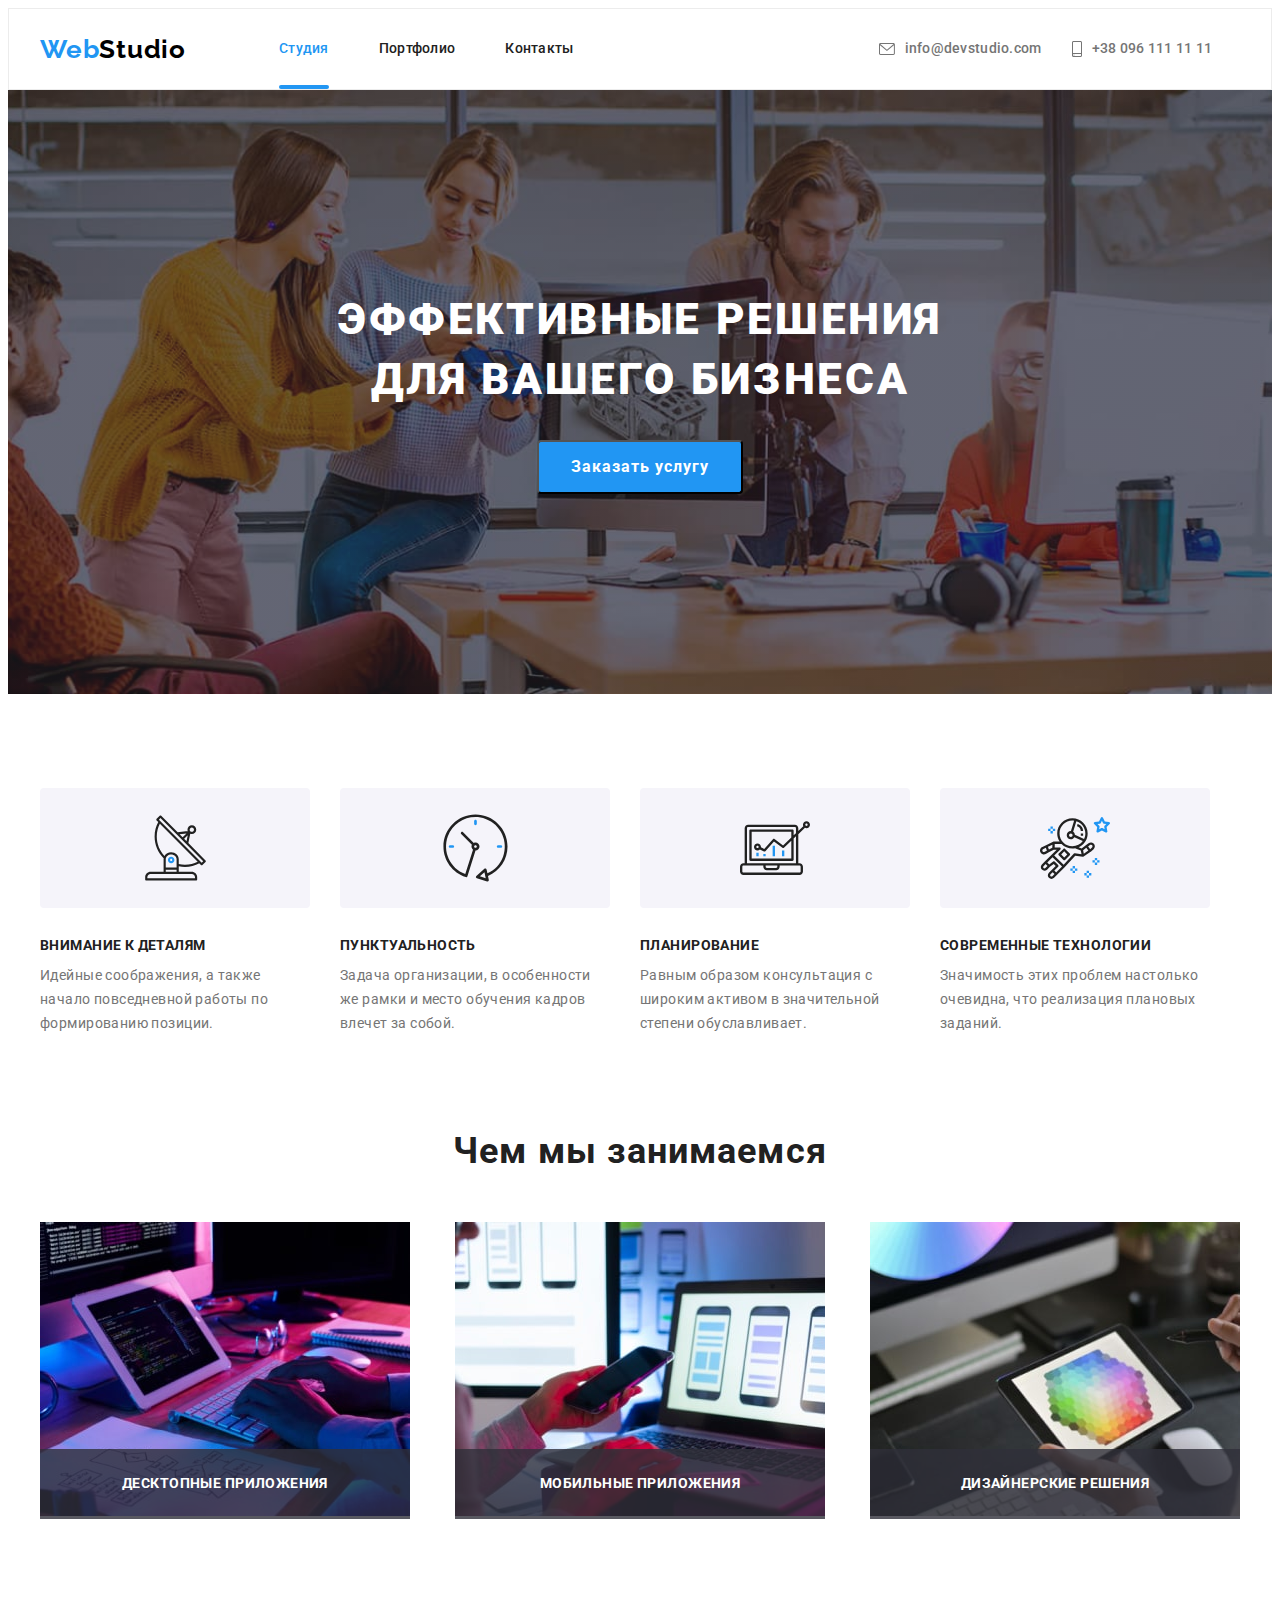
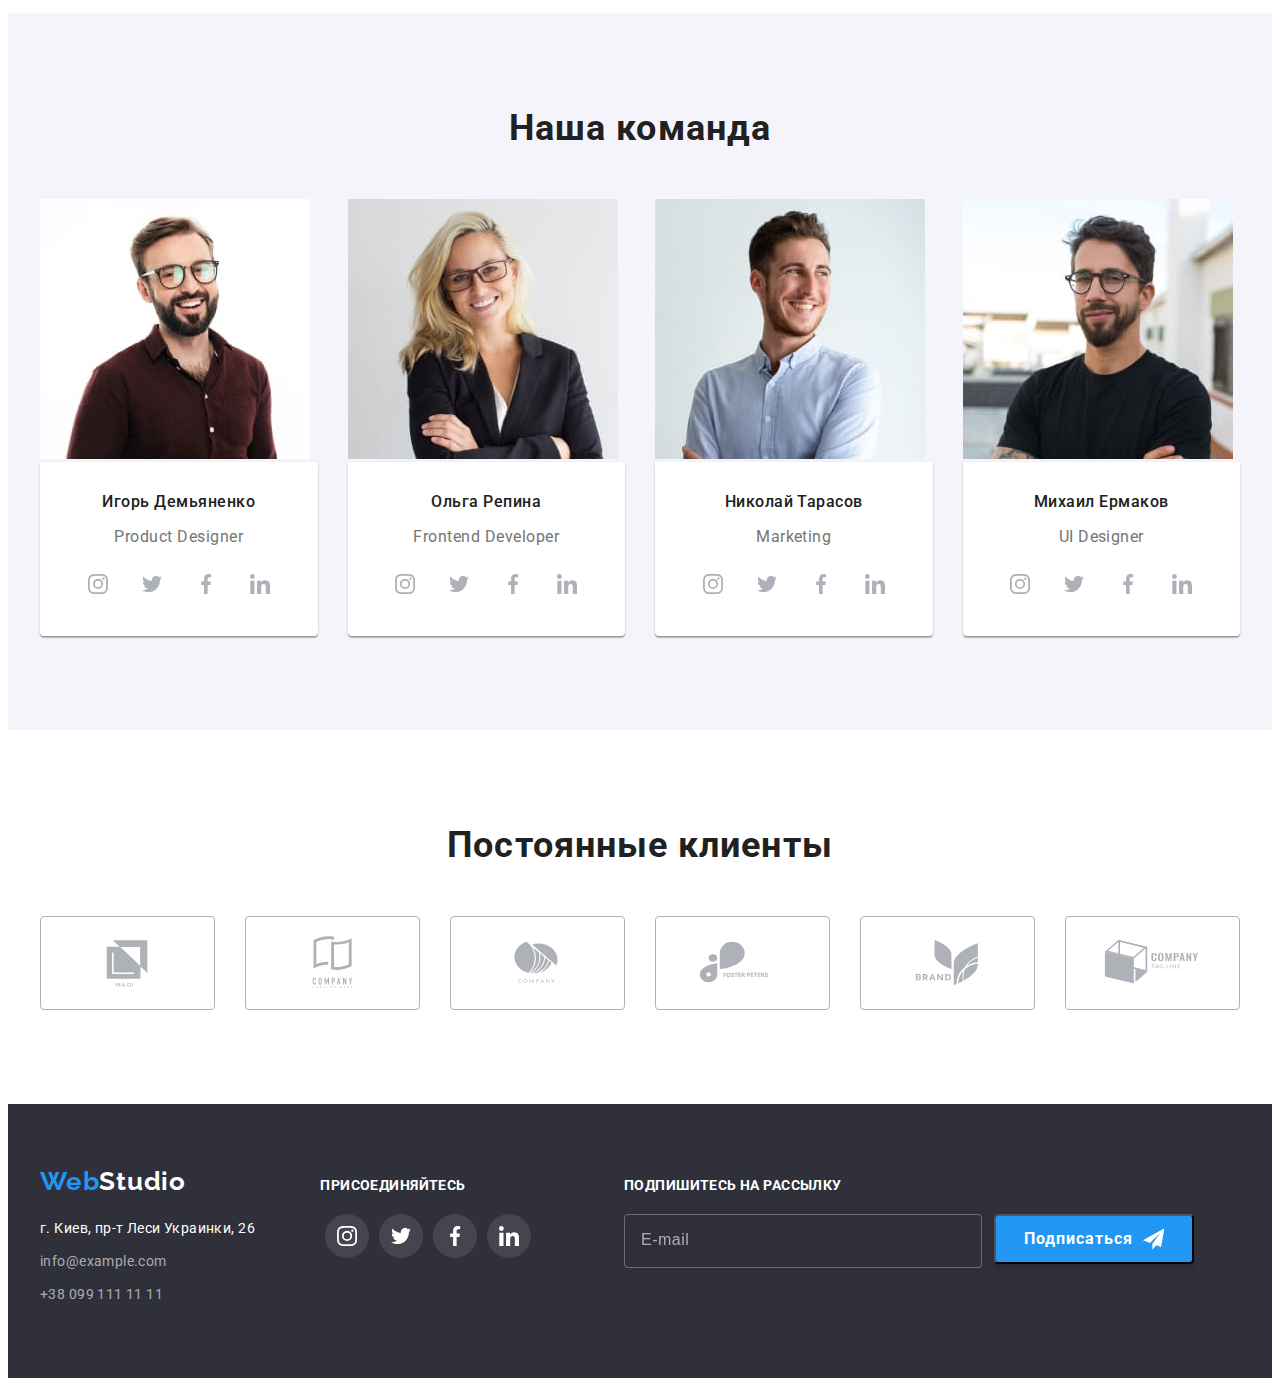
<file: index.html>
<!DOCTYPE html>
<html lang="ru">
    <head>
        <meta charset="UTF-8" />
        <meta http-equiv="X-UA-Compatible" content="IE=edge" />
        <meta name="viewport" content="width=device-width, initial-scale=1.0" />
        <link rel="preconnect" href="https://fonts.googleapis.com" />
        <link rel="preconnect" href="https://fonts.gstatic.com" crossorigin />
        <link
            href="https://fonts.googleapis.com/css2?family=Raleway:wght@700&family=Roboto:wght@400;500;700;900&display=swap"
            rel="stylesheet"
        />
        <title>Студия</title>
        <link
            rel="stylesheet"
            href="https://cdnjs.cloudflare.com/ajax/libs/modern-normalize/1.1.0/modern-normalize.min.css"
            integrity="sha512-wpPYUAdjBVSE4KJnH1VR1HeZfpl1ub8YT/NKx4PuQ5NmX2tKuGu6U/JRp5y+Y8XG2tV+wKQpNHVUX03MfMFn9Q=="
            crossorigin="anonymous"
            referrerpolicy="no-referrer"
        />

        <link rel="stylesheet" href="./css/main.min.css" />
    </head>

    <body>
        <header class="header">
            <div class="container main-nav">
                <nav class="nav">
                    <a class="nav__logo link" href="/"
                        >Web<span class="nav__desc">Studio</span></a
                    >
                    <ul class="nav__list list">
                        <li class="nav__item">
                            <a
                                href="./index.html"
                                class="nav__link link current"
                                >Студия</a
                            >
                        </li>
                        <li class="nav__item">
                            <a href="./portfolio.html" class="nav__link link"
                                >Портфолио</a
                            >
                        </li>
                        <li class="nav__item">
                            <a href="#" class="nav__link link">Контакты</a>
                        </li>
                    </ul>
                </nav>
                <ul class="connect list">
                    <li>
                        <a
                            class="connect__details link"
                            href="mailto:info@devstudio.com"
                        >
                            <svg class="connect__icon" width="16" height="12">
                                <use
                                    href="./images/symbol-defs-tel.svg#envelope-hover-1"
                                ></use>
                            </svg>
                            info@devstudio.com
                        </a>
                    </li>
                    <li>
                        <a
                            class="connect__details tel link"
                            href="tel:+380961111111"
                        >
                            <svg class="connect__icon" width="10" height="16">
                                <use
                                    href="./images/symbol-defs-tel.svg#smartphone-hover-1"
                                ></use>
                            </svg>
                            +38 096 111 11 11
                        </a>
                    </li>
                </ul>
                <button type="button" class="mob-menu-open">
                    <svg class="" width="40" height="40">
                        <use
                            href="./images/symbol-defs-icon.svg#menu_40px"
                        ></use>
                    </svg>
                </button>
            </div>
            <div class="mob-menu is-hidden">
                <div class="mob-container">
                    <div class="section-top">
                        <button type="button" class="mob-menu-close">
                            <svg class="" width="40" height="40">
                                <use
                                    href="./images/symbol-defs-icon.svg#close_40px"
                                ></use>
                            </svg>
                        </button>
                        <ul class="mob-menu-list list">
                            <li class="mob-menu-item">
                                <a
                                    href="./index.html"
                                    class="mob-menu-link link current"
                                    >Студия</a
                                >
                            </li>
                            <li class="mob-menu-item">
                                <a
                                    href="./portfolio.html"
                                    class="mob-menu-link link"
                                    >Портфолио</a
                                >
                            </li>
                            <li class="mob-menu-item">
                                <a href="#" class="mob-menu-link link"
                                    >Контакты</a
                                >
                            </li>
                        </ul>
                    </div>
                    <div class="section-bottom">
                        <ul class="mob-connect list">
                            <li class="mob-tel">
                                <a
                                    class="mob-connect-tel link"
                                    href="tel:+380961111111"
                                >
                                    +38 096 111 11 11
                                </a>
                            </li>
                            <li class="mob-mailto">
                                <a
                                    class="mob-connect-mailto link"
                                    href="mailto:info@devstudio.com"
                                >
                                    info@devstudio.com
                                </a>
                            </li>
                        </ul>
                        <ul class="mob-soc list">
                            <li class="soc-item">
                                <a
                                    href=""
                                    class="soc-link link"
                                    rel="noopener nofollow norefferer"
                                    >Instagram</a
                                >
                            </li>
                            <li class="soc-item">
                                <a
                                    href=""
                                    class="soc-link link"
                                    rel="noopener nofollow norefferer"
                                    >Twitter</a
                                >
                            </li>
                            <li class="soc-item">
                                <a
                                    href=""
                                    class="soc-link link"
                                    rel="noopener nofollow norefferer"
                                    >Facebook</a
                                >
                            </li>
                            <li class="soc-item">
                                <a
                                    href=""
                                    class="soc-link link"
                                    rel="noopener nofollow norefferer"
                                    >Linkedln</a
                                >
                            </li>
                        </ul>
                    </div>
                </div>
            </div>
        </header>

        <main>
            <section class="hero">
                <h1 class="hero-title">
                    Эффективные решения <br />
                    для вашего бизнеса
                </h1>
                <button type="button" class="hero-btn" data-modal-open>
                    Заказать услугу
                </button>
            </section>

            <section class="about section">
                <div class="container">
                    <h2 class="visually-hidden">Наши преимущества</h2>
                    <ul class="about-list list">
                        <li class="about-list__pic">
                            <div class="about-list__icon">
                                <svg width="65" height="70">
                                    <use
                                        href="./images/symbol-defs-icon.svg#antenna-11"
                                    ></use>
                                </svg>
                            </div>

                            <h3 class="about-list__topic">
                                Внимание к деталям
                            </h3>
                            <p class="about-list__title">
                                Идейные соображения, а также начало повседневной
                                работы по формированию позиции.
                            </p>
                        </li>
                        <li class="about-list__pic">
                            <div class="about-list__icon">
                                <svg width="67" height="70">
                                    <use
                                        href="./images/symbol-defs-icon.svg#clock-11"
                                    ></use>
                                </svg>
                            </div>
                            <h3 class="about-list__topic">Пунктуальность</h3>
                            <p class="about-list__title">
                                Задача организации, в особенности же рамки и
                                место обучения кадров влечет за собой.
                            </p>
                        </li>
                        <li class="about-list__pic">
                            <div class="about-list__icon">
                                <svg width="70" height="70">
                                    <use
                                        href="./images/symbol-defs-icon.svg#diagram-11"
                                    ></use>
                                </svg>
                            </div>
                            <h3 class="about-list__topic">Планирование</h3>
                            <p class="about-list__title">
                                Равным образом консультация с широким активом в
                                значительной степени обуславливает.
                            </p>
                        </li>
                        <li class="about-list__pic">
                            <div class="about-list__icon">
                                <svg width="70" height="70">
                                    <use
                                        href="./images/symbol-defs-icon.svg#astronaut-11"
                                    ></use>
                                </svg>
                            </div>
                            <h3 class="about-list__topic">
                                Современные технологии
                            </h3>
                            <p class="about-list__title">
                                Значимость этих проблем настолько очевидна, что
                                реализация плановых заданий.
                            </p>
                        </li>
                    </ul>
                </div>
            </section>

            <section class="picture section">
                <div class="container">
                    <h2 class="picture-title">Чем мы занимаемся</h2>
                    <ul class="picture-list list">
                        <li class="picture-list__item">
                            <img
                                src="./images/img-min.jpg"
                                alt="работа за компьютером"
                                width="370"
                            />
                            <p class="picture-list__text">
                                Десктопные приложения
                            </p>
                        </li>
                        <li class="picture-list__item">
                            <img
                                src="./images/img1-min.jpg"
                                alt="работа с мобильным телефоном за компьютером"
                                width="370"
                            />
                            <p class="picture-list__text">
                                Мобильные приложения
                            </p>
                        </li>
                        <li class="picture-list__item">
                            <img
                                src="./images/img2-min.jpg"
                                alt="работа с планшетом"
                                width="370"
                            />
                            <p class="picture-list__text">
                                Дизайнерские решения
                            </p>
                        </li>
                    </ul>
                </div>
            </section>

            <section class="team section">
                <div class="container">
                    <h2 class="team-title">Наша команда</h2>
                    <ul class="team-list list">
                        <li class="team-item">
                            <picture>
                                <source
                                    srcset="
                                        ./images/img-i-desc.jpg   1x,
                                        ./images/img-i-desc2x.jpg 2x
                                    "
                                    media="(min-width: 1200px)"
                                />
                                <source
                                    srcset="
                                        ./images/img-i-tablet.jpg   1x,
                                        ./images/img-i-tablet2x.jpg 2x
                                    "
                                    media="(min-width: 768px)"
                                />
                                <source
                                    srcset="
                                        ./images/img-i-mobile.jpg   1x,
                                        ./images/img-i-mobile2x.jpg 2x
                                    "
                                    media="(max-width: 767px)"
                                />
                                <img
                                    src="./images/img-i-desc.jpg"
                                    alt="Игорь Демьяненко"
                                    width=""
                                />
                            </picture>
                            <div class="team-foto">
                                <h3 class="team-name">Игорь Демьяненко</h3>
                                <p class="team-prof" lang="en">
                                    Product Designer
                                </p>
                                <ul class="team-icon list">
                                    <li class="team-icon-big">
                                        <a href="" class="team-icon-link link">
                                            <svg
                                                class="team-icon-small"
                                                width="20"
                                                height="20"
                                            >
                                                <use
                                                    href="./images/symbol-defs.svg#instagram"
                                                ></use>
                                            </svg>
                                        </a>
                                    </li>
                                    <li class="team-icon-big">
                                        <a href="" class="team-icon-link link">
                                            <svg
                                                class="team-icon-small"
                                                width="20"
                                                height="20"
                                            >
                                                <use
                                                    href="./images/symbol-defs.svg#twitter"
                                                ></use>
                                            </svg>
                                        </a>
                                    </li>
                                    <li class="team-icon-big">
                                        <a href="" class="team-icon-link link">
                                            <svg
                                                class="team-icon-small"
                                                width="20"
                                                height="20"
                                            >
                                                <use
                                                    href="./images/symbol-defs.svg#facebook"
                                                ></use>
                                            </svg>
                                        </a>
                                    </li>
                                    <li class="team-icon-big">
                                        <a href="" class="team-icon-link link">
                                            <svg
                                                class="team-icon-small"
                                                width="20"
                                                height="20"
                                            >
                                                <use
                                                    href="./images/symbol-defs.svg#linkedin"
                                                ></use>
                                            </svg>
                                        </a>
                                    </li>
                                </ul>
                            </div>
                        </li>

                        <li class="team-item">
                            <picture>
                                <source
                                    srcset="
                                        ./images/img-o-desc.jpg   1x,
                                        ./images/img-o-desc2x.jpg 2x
                                    "
                                    media="(min-width: 1200px)"
                                />
                                <source
                                    srcset="
                                        ./images/img-o-tablet.jpg   1x,
                                        ./images/img-o-tablet2x.jpg 2x
                                    "
                                    media="(min-width: 768px)"
                                />
                                <source
                                    srcset="
                                        ./images/img-o-mobile.jpg   1x,
                                        ./images/img-o-mobile2x.jpg 2x
                                    "
                                    media="(max-width: 767px)"
                                />
                                <img
                                    src="./images/img-o-desc.jpg"
                                    alt="Ольга Репина"
                                    width=""
                                />
                            </picture>

                            <div class="team-foto">
                                <h3 class="team-name">Ольга Репина</h3>
                                <p class="team-prof" lang="en">
                                    Frontend Developer
                                </p>
                                <ul class="team-icon list">
                                    <li class="team-icon-big">
                                        <a href="" class="team-icon-link link">
                                            <svg
                                                class="team-icon-small"
                                                width="20"
                                                height="20"
                                            >
                                                <use
                                                    href="./images/symbol-defs.svg#instagram"
                                                ></use>
                                            </svg>
                                        </a>
                                    </li>
                                    <li class="team-icon-big">
                                        <a href="" class="team-icon-link link">
                                            <svg
                                                class="team-icon-small"
                                                width="20"
                                                height="20"
                                            >
                                                <use
                                                    href="./images/symbol-defs.svg#twitter"
                                                ></use>
                                            </svg>
                                        </a>
                                    </li>
                                    <li class="team-icon-big">
                                        <a href="" class="team-icon-link link">
                                            <svg
                                                class="team-icon-small"
                                                width="20"
                                                height="20"
                                            >
                                                <use
                                                    href="./images/symbol-defs.svg#facebook"
                                                ></use>
                                            </svg>
                                        </a>
                                    </li>
                                    <li class="team-icon-big">
                                        <a href="" class="team-icon-link link">
                                            <svg
                                                class="team-icon-small"
                                                width="20"
                                                height="20"
                                            >
                                                <use
                                                    href="./images/symbol-defs.svg#linkedin"
                                                ></use>
                                            </svg>
                                        </a>
                                    </li>
                                </ul>
                            </div>
                        </li>
                        <li class="team-item">
                            <picture>
                                <source
                                    srcset="
                                        ./images/img-n-desc.jpg   1x,
                                        ./images/img-n-desc2x.jpg 2x
                                    "
                                    media="(min-width: 1200px)"
                                />
                                <source
                                    srcset="
                                        ./images/img-n-tablet.jpg   1x,
                                        ./images/img-n-tablet2x.jpg 2x
                                    "
                                    media="(min-width: 768px)"
                                />
                                <source
                                    srcset="
                                        ./images/img-n-mobile.jpg   1x,
                                        ./images/img-n-mobile2x.jpg 2x
                                    "
                                    media="(max-width: 767px)"
                                />
                                <img
                                    src="./images/img-n-desc.jpg"
                                    alt="Николай Тарасов"
                                    width=""
                                />
                            </picture>

                            <div class="team-foto">
                                <h3 class="team-name">Николай Тарасов</h3>
                                <p class="team-prof" lang="en">Marketing</p>
                                <ul class="team-icon list">
                                    <li class="team-icon-big">
                                        <a href="" class="team-icon-link link">
                                            <svg
                                                class="team-icon-small"
                                                width="20"
                                                height="20"
                                            >
                                                <use
                                                    href="./images/symbol-defs.svg#instagram"
                                                ></use>
                                            </svg>
                                        </a>
                                    </li>
                                    <li class="team-icon-big">
                                        <a href="" class="team-icon-link link">
                                            <svg
                                                class="team-icon-small"
                                                width="20"
                                                height="20"
                                            >
                                                <use
                                                    href="./images/symbol-defs.svg#twitter"
                                                ></use>
                                            </svg>
                                        </a>
                                    </li>
                                    <li class="team-icon-big">
                                        <a href="" class="team-icon-link link">
                                            <svg
                                                class="team-icon-small"
                                                width="20"
                                                height="20"
                                            >
                                                <use
                                                    href="./images/symbol-defs.svg#facebook"
                                                ></use>
                                            </svg>
                                        </a>
                                    </li>
                                    <li class="team-icon-big">
                                        <a href="" class="team-icon-link link">
                                            <svg
                                                class="team-icon-small"
                                                width="20"
                                                height="20"
                                            >
                                                <use
                                                    href="./images/symbol-defs.svg#linkedin"
                                                ></use>
                                            </svg>
                                        </a>
                                    </li>
                                </ul>
                            </div>
                        </li>
                        <li class="team-item">
                            <picture>
                                <source
                                    srcset="
                                        ./images/img-m-desc.jpg   1x,
                                        ./images/img-m-desc2x.jpg 2x
                                    "
                                    media="(min-width: 1200px)"
                                />
                                <source
                                    srcset="
                                        ./images/img-m-tablet.jpg   1x,
                                        ./images/img-m-tablet2x.jpg 2x
                                    "
                                    media="(min-width: 768px)"
                                />
                                <source
                                    srcset="
                                        ./images/img-m-mobile.jpg   1x,
                                        ./images/img-m-mobile2x.jpg 2x
                                    "
                                    media="(max-width: 767px)"
                                />
                                <img
                                    src="./images/img-m-desc.jpg"
                                    alt="Михаил Ермаков"
                                    width=""
                                />
                            </picture>

                            <div class="team-foto">
                                <h3 class="team-name">Михаил Ермаков</h3>
                                <p class="team-prof" lang="en">UI Designer</p>
                                <ul class="team-icon list">
                                    <li class="team-icon-big">
                                        <a href="" class="team-icon-link link">
                                            <svg
                                                class="team-icon-small"
                                                width="20"
                                                height="20"
                                            >
                                                <use
                                                    href="./images/symbol-defs.svg#instagram"
                                                ></use>
                                            </svg>
                                        </a>
                                    </li>
                                    <li class="team-icon-big">
                                        <a href="" class="team-icon-link link">
                                            <svg
                                                class="team-icon-small"
                                                width="20"
                                                height="20"
                                            >
                                                <use
                                                    href="./images/symbol-defs.svg#twitter"
                                                ></use>
                                            </svg>
                                        </a>
                                    </li>
                                    <li class="team-icon-big">
                                        <a href="" class="team-icon-link link">
                                            <svg
                                                class="team-icon-small"
                                                width="20"
                                                height="20"
                                            >
                                                <use
                                                    href="./images/symbol-defs.svg#facebook"
                                                ></use>
                                            </svg>
                                        </a>
                                    </li>
                                    <li class="team-icon-big">
                                        <a href="" class="team-icon-link link">
                                            <svg
                                                class="team-icon-small"
                                                width="20"
                                                height="20"
                                            >
                                                <use
                                                    href="./images/symbol-defs.svg#linkedin"
                                                ></use>
                                            </svg>
                                        </a>
                                    </li>
                                </ul>
                            </div>
                        </li>
                    </ul>
                </div>
            </section>

            <section class="regular">
                <div class="container">
                    <h2 class="team-title">Постоянные клиенты</h2>
                    <ul class="regular-list list">
                        <li class="clients">
                            <a href="" class="regular-icon-link link">
                                <svg
                                    class="team-icon-small"
                                    width="106"
                                    height="60"
                                >
                                    <use
                                        href="./images/symbol-defs-clients.svg#Logo1"
                                    ></use>
                                </svg>
                            </a>
                        </li>
                        <li class="clients">
                            <a href="" class="regular-icon-link link">
                                <svg
                                    class="team-icon-small"
                                    width="106"
                                    height="60"
                                >
                                    <use
                                        href="./images/symbol-defs-clients.svg#Logo2"
                                    ></use>
                                </svg>
                            </a>
                        </li>
                        <li class="clients">
                            <a href="" class="regular-icon-link link">
                                <svg
                                    class="team-icon-small"
                                    width="106"
                                    height="60"
                                >
                                    <use
                                        href="./images/symbol-defs-clients.svg#Logo3"
                                    ></use>
                                </svg>
                            </a>
                        </li>
                        <li class="clients">
                            <a href="" class="regular-icon-link link">
                                <svg
                                    class="team-icon-small"
                                    width="106"
                                    height="60"
                                >
                                    <use
                                        href="./images/symbol-defs-clients.svg#Logo4"
                                    ></use>
                                </svg>
                            </a>
                        </li>
                        <li class="clients">
                            <a href="" class="regular-icon-link link">
                                <svg
                                    class="team-icon-small"
                                    width="106"
                                    height="60"
                                >
                                    <use
                                        href="./images/symbol-defs-clients.svg#Logo5"
                                    ></use>
                                </svg>
                            </a>
                        </li>
                        <li class="clients">
                            <a href="" class="regular-icon-link link">
                                <svg
                                    class="team-icon-small"
                                    width="106"
                                    height="60"
                                >
                                    <use
                                        href="./images/symbol-defs-clients.svg#Logo6"
                                    ></use>
                                </svg>
                            </a>
                        </li>
                    </ul>
                </div>
            </section>
        </main>

        <footer class="footer">
            <div class="container">
                <div class="footer-tablet">
                    <div class="footer-contact">
                        <a class="footer-logo link" href="/"
                            >Web<span class="logo-white">Studio</span></a
                        >
                        <address id="контакты" class="footer-address">
                            <ul class="footer-list list">
                                <li>
                                    <a
                                        class="footer-map link"
                                        href="https://goo.gl/maps/TcgmR4wKd2KzDb7y6"
                                        target="_blank"
                                        rel="noopener nofollow noreferrer"
                                    >
                                        г. Киев, пр-т Леси Украинки, 26</a
                                    >
                                </li>
                                <li>
                                    <a
                                        class="footer-mailto link"
                                        href="mailto:info@example.com"
                                        >info@example.com</a
                                    >
                                </li>
                                <li>
                                    <a
                                        class="footer-tel link"
                                        href="tel:+380991111111"
                                        >+38 099 111 11 11</a
                                    >
                                </li>
                            </ul>
                        </address>
                    </div>
                    <div class="footer-slogan">
                        <h3 class="footer-topic">Присоединяйтесь</h3>
                        <ul class="footer-icon list">
                            <li class="footer-icon-big">
                                <a href="" class="footer-icon-link link">
                                    <svg
                                        class="footer-icon-small"
                                        width="20"
                                        height="20"
                                    >
                                        <use
                                            href="./images/symbol-defs.svg#instagram"
                                        ></use>
                                    </svg>
                                </a>
                            </li>
                            <li class="footer-icon-big">
                                <a href="" class="footer-icon-link link">
                                    <svg
                                        class="footer-icon-small"
                                        width="20"
                                        height="20"
                                    >
                                        <use
                                            href="./images/symbol-defs.svg#twitter"
                                        ></use>
                                    </svg>
                                </a>
                            </li>
                            <li class="footer-icon-big">
                                <a href="" class="footer-icon-link link">
                                    <svg
                                        class="footer-icon-small"
                                        width="20"
                                        height="20"
                                    >
                                        <use
                                            href="./images/symbol-defs.svg#facebook"
                                        ></use>
                                    </svg>
                                </a>
                            </li>
                            <li class="footer-icon-big">
                                <a href="" class="footer-icon-link link">
                                    <svg
                                        class="footer-icon-small"
                                        width="20"
                                        height="20"
                                    >
                                        <use
                                            href="./images/symbol-defs.svg#linkedin"
                                        ></use>
                                    </svg>
                                </a>
                            </li>
                        </ul>
                    </div>
                </div>
                <div class="footer-sign">
                    <h3 class="footer-topic">Подпишитесь на рассылку</h3>
                    <form class="footer-form">
                        <input type="email" name="mail" placeholder="E-mail" />
                        <button type="submit">
                            Подписаться
                            <svg class="icon-send" width="24" height="24">
                                <use
                                    href="./images/symbol-defs-icon.svg#icon-send"
                                ></use>
                            </svg>
                        </button>
                    </form>
                </div>
            </div>
        </footer>

        <div class="backdrop is-hidden" data-modal>
            <div class="modal">
                <form class="modal-form">
                    <p class="form-title">
                        Оставьте свои данные, мы вам перезвоним
                    </p>
                    <button class="close" data-modal-close>
                        <svg class="modal-close" width="11" height="11">
                            <use
                                href="./images/symbol-defs-icon.svg#Vector-modal11"
                            ></use>
                        </svg>
                    </button>

                    <div class="form-group">
                        <label for="name" class="form-label">Имя</label>
                        <input
                            type="text"
                            name="name"
                            id="name"
                            class="form-input"
                        />
                        <svg class="input-form" width="18" height="18">
                            <use
                                href="./images/symbol-defs-icon.svg#person-black-18dp-1"
                            ></use>
                        </svg>
                    </div>
                    <div class="form-group">
                        <label for="tel" class="form-label">Телефон</label>
                        <input
                            type="tel"
                            name="tel"
                            id="tel"
                            class="form-input"
                        />
                        <svg class="input-form" width="18" height="18">
                            <use
                                href="./images/symbol-defs-icon.svg#phone-black-18dp-1"
                            ></use>
                        </svg>
                    </div>
                    <div class="form-group">
                        <label for="mail" class="form-label">Почта</label>
                        <input
                            type="email"
                            name="mail"
                            id="mail"
                            class="form-input"
                        />
                        <svg class="input-form" width="18" height="18">
                            <use
                                href="./images/symbol-defs-icon.svg#email-black-18dp-1"
                            ></use>
                        </svg>
                    </div>

                    <div class="form-group">
                        <label for="comment" class="form-label"
                            >Комментарий</label
                        >
                        <textarea
                            class="comment"
                            name="comment"
                            id="comment"
                            rows="10"
                            placeholder="Введите текст"
                        ></textarea>
                    </div>

                    <div class="form-agreement">
                        <input
                            class="checkbox"
                            type="checkbox"
                            name="text"
                            value="agreement"
                            id="agreement"
                        />
                        <label class="agreement" for="agreement"
                            >Соглашаюсь с рассылкой и принимаю
                            <a class="contract" href=""
                                >Условия договора</a
                            ></label
                        >
                    </div>

                    <button type="submit">Отправить</button>
                </form>
            </div>
        </div>

        <script src="./js/modal.js"></script>
        <script src="./js/menu.js"></script>
    </body>
</html>
</file>
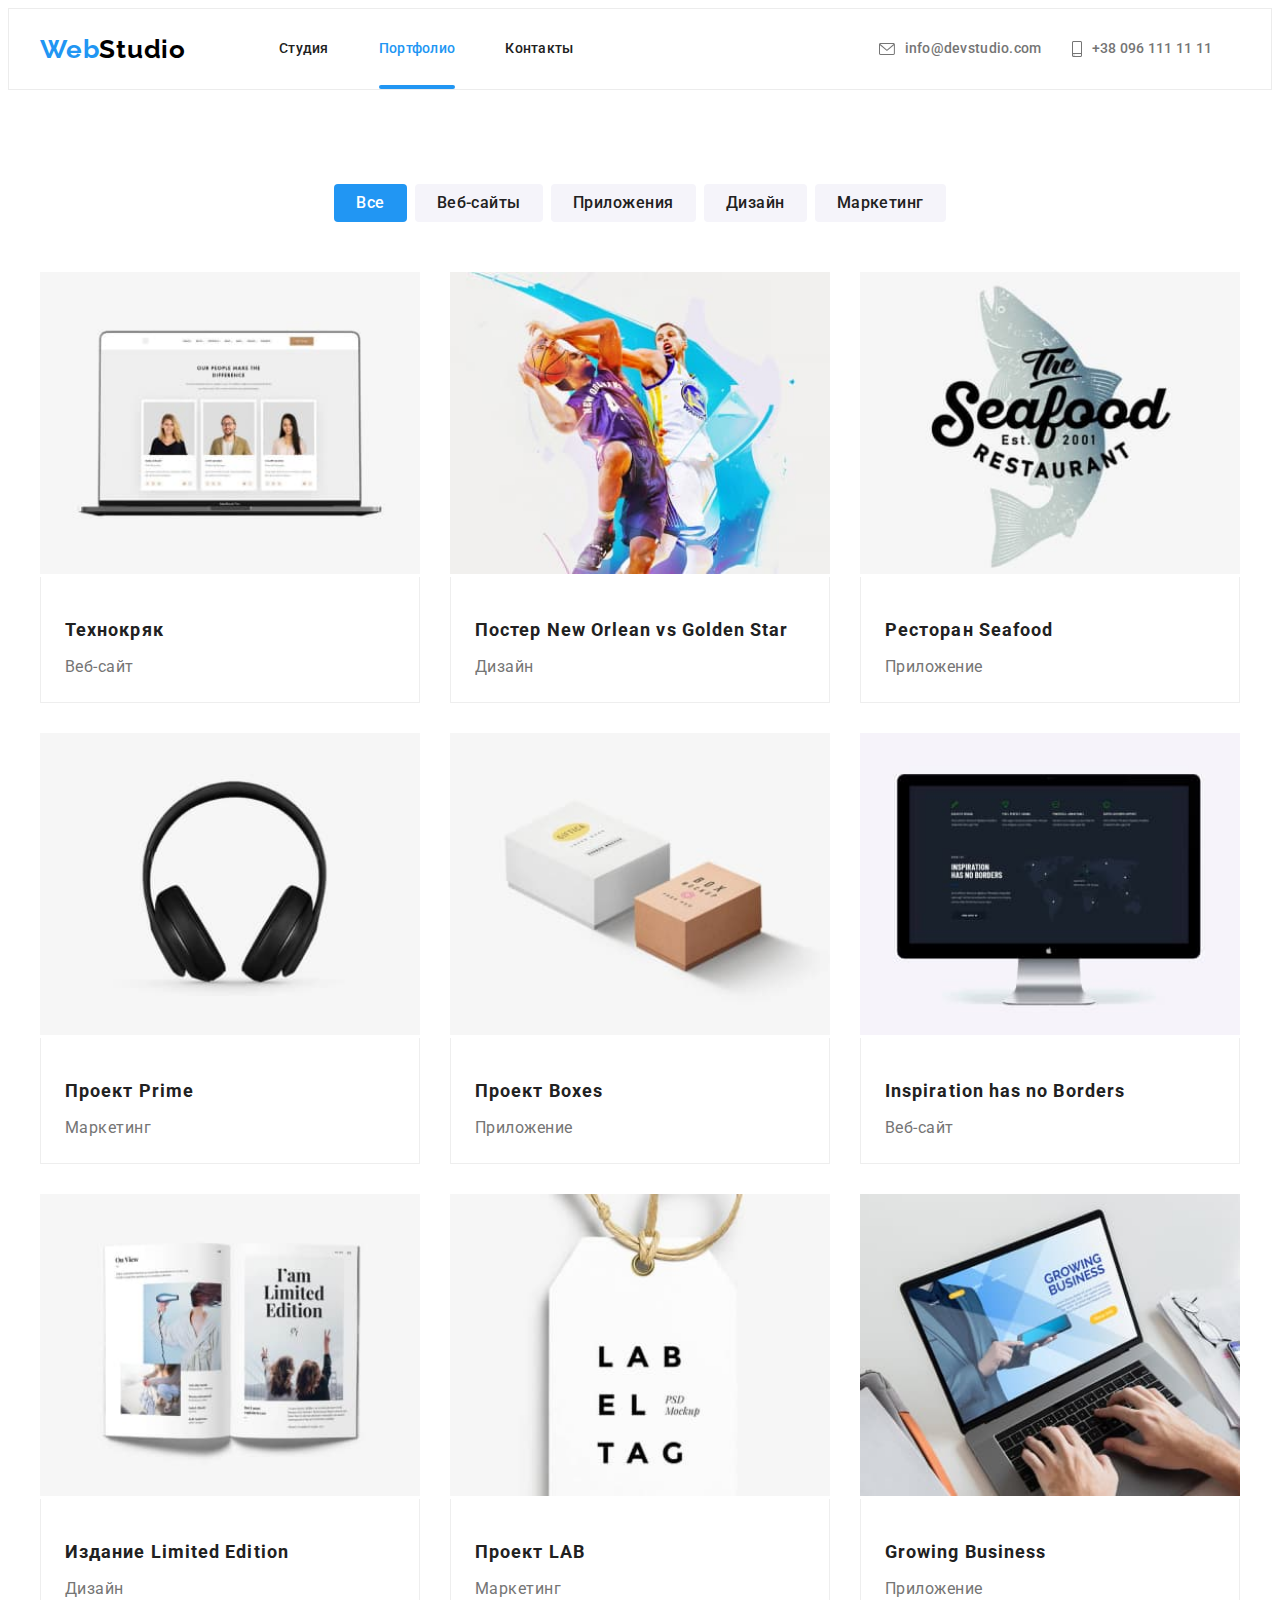
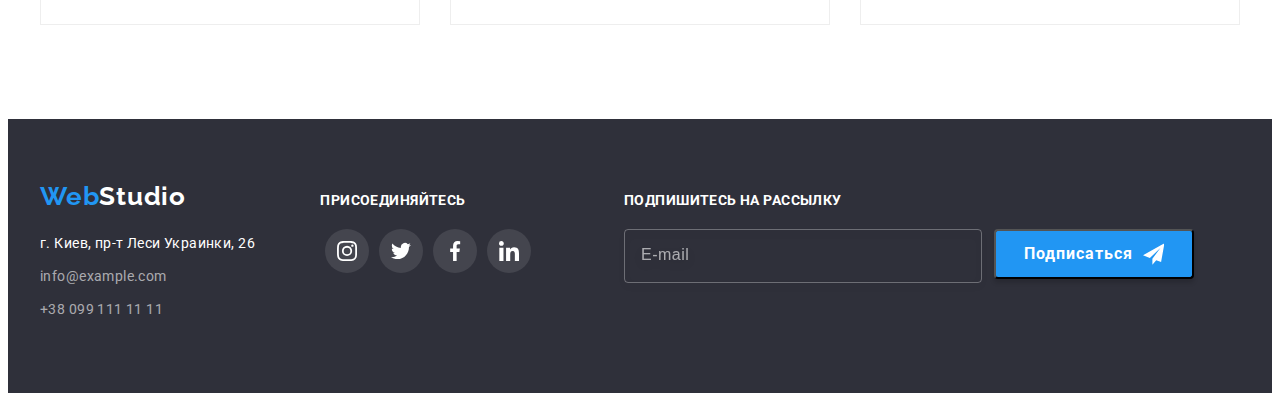
<file: portfolio.html>
<!DOCTYPE html>
<html lang="ru">
    <head>
        <meta charset="UTF-8" />
        <meta http-equiv="X-UA-Compatible" content="IE=edge" />
        <meta name="viewport" content="width=device-width, initial-scale=1.0" />
        <link rel="preconnect" href="https://fonts.googleapis.com" />
        <link rel="preconnect" href="https://fonts.gstatic.com" crossorigin />
        <link
            href="https://fonts.googleapis.com/css2?family=Raleway:wght@700&family=Roboto:wght@400;500;700;900&display=swap"
            rel="stylesheet"
        />
        <title>Портфолио</title>
        <link
            rel="stylesheet"
            href="https://cdnjs.cloudflare.com/ajax/libs/modern-normalize/1.1.0/modern-normalize.min.css"
            integrity="sha512-wpPYUAdjBVSE4KJnH1VR1HeZfpl1ub8YT/NKx4PuQ5NmX2tKuGu6U/JRp5y+Y8XG2tV+wKQpNHVUX03MfMFn9Q=="
            crossorigin="anonymous"
            referrerpolicy="no-referrer"
        />

        <link rel="stylesheet" href="./css/main.min.css" />
    </head>

    <body>
        <!------------------------------------------HEADER------------------------------------------->
        <header class="header">
            <div class="container main-nav">
                <nav class="nav">
                    <a class="nav__logo link" href="/"
                        >Web<span class="nav__desc">Studio</span></a
                    >

                    <ul class="nav__list list">
                        <li class="nav__item">
                            <a href="./index.html" class="nav__link link"
                                >Студия</a
                            >
                        </li>
                        <li class="nav__item">
                            <a
                                href="./portfolio.html"
                                class="nav__link link current"
                                >Портфолио</a
                            >
                        </li>
                        <li class="nav__item">
                            <a href="#" class="nav__link link">Контакты</a>
                        </li>
                    </ul>
                </nav>
                <ul class="connect list">
                    <li>
                        <a
                            class="connect__details link"
                            href="mailto:info@devstudio.com"
                        >
                            <svg class="connect__icon" width="16" height="12">
                                <use
                                    href="./images/symbol-defs-tel.svg#envelope-hover-1"
                                ></use>
                            </svg>
                            info@devstudio.com
                        </a>
                    </li>
                    <li>
                        <a
                            class="connect__details tel link"
                            href="tel:+380961111111"
                        >
                            <svg class="connect__icon" width="10" height="16">
                                <use
                                    href="./images/symbol-defs-tel.svg#smartphone-hover-1"
                                ></use>
                            </svg>
                            +38 096 111 11 11
                        </a>
                    </li>
                </ul>
                <button type="button" class="mob-menu-open">
                    <svg class="" width="40" height="40">
                        <use
                            href="./images/symbol-defs-icon.svg#menu_40px"
                        ></use>
                    </svg>
                </button>
            </div>
            <div class="mob-menu is-hidden">
                <div class="mob-container">
                    <div class="section-top">
                        <button type="button" class="mob-menu-close">
                            <svg class="" width="40" height="40">
                                <use
                                    href="./images/symbol-defs-icon.svg#close_40px"
                                ></use>
                            </svg>
                        </button>
                        <ul class="mob-menu-list list">
                            <li class="mob-menu-item">
                                <a
                                    href="./index.html"
                                    class="mob-menu-link link"
                                    >Студия</a
                                >
                            </li>
                            <li class="mob-menu-item">
                                <a
                                    href="./portfolio.html"
                                    class="mob-menu-link link current"
                                    >Портфолио</a
                                >
                            </li>
                            <li class="mob-menu-item">
                                <a href="#" class="mob-menu-link link"
                                    >Контакты</a
                                >
                            </li>
                        </ul>
                    </div>
                    <div class="section-bottom">
                        <ul class="mob-connect list">
                            <li class="mob-tel">
                                <a
                                    class="mob-connect-tel link"
                                    href="tel:+380961111111"
                                >
                                    +38 096 111 11 11
                                </a>
                            </li>
                            <li class="mob-mailto">
                                <a
                                    class="mob-connect-mailto link"
                                    href="mailto:info@devstudio.com"
                                >
                                    info@devstudio.com
                                </a>
                            </li>
                        </ul>
                        <ul class="mob-soc list">
                            <li class="soc-item">
                                <a
                                    href=""
                                    class="soc-link link"
                                    rel="noopener nofollow norefferer"
                                    >Instagram</a
                                >
                            </li>
                            <li class="soc-item">
                                <a
                                    href=""
                                    class="soc-link link"
                                    rel="noopener nofollow norefferer"
                                    >Twitter</a
                                >
                            </li>
                            <li class="soc-item">
                                <a
                                    href=""
                                    class="soc-link link"
                                    rel="noopener nofollow norefferer"
                                    >Facebook</a
                                >
                            </li>
                            <li class="soc-item">
                                <a
                                    href=""
                                    class="soc-link link"
                                    rel="noopener nofollow norefferer"
                                    >Linkedln</a
                                >
                            </li>
                        </ul>
                    </div>
                </div>
            </div>
        </header>
        <main>
            <!---------------------------------WORKS-------------------------------------------------->
            <section class="section">
                <div class="container">
                    <ul class="works-list list">
                        <li class="work-btn">
                            <button type="button" class="btn current">
                                Все
                            </button>
                        </li>
                        <li class="work-btn">
                            <button type="button" class="btn">Веб-сайты</button>
                        </li>
                        <li class="work-btn">
                            <button type="button" class="btn">
                                Приложения
                            </button>
                        </li>
                        <li class="work-btn">
                            <button type="button" class="btn">Дизайн</button>
                        </li>
                        <li class="work-btn">
                            <button type="button" class="btn">Маркетинг</button>
                        </li>
                    </ul>

                    <h1 class="visually-hidden">Наши работы</h1>
                    <ul class="portfolio-list list">
                        <li class="portfolio-item">
                            <a class="portfolio-link link" href="">
                                <div class="portfolio-layer">
                                    <img
                                        src="./images/img-s.jpg"
                                        alt="люди"
                                        width="370"
                                    />
                                    <p class="portfolio-layer-text list">
                                        Ресурс предлагает комплексные
                                        предложения с разным уровнем функционала
                                        и сервисов. Все это позволит посетителю
                                        получить исчерпывающие сведения о
                                        компании или частном лице.
                                    </p>
                                </div>
                                <div class="portfolio-subtitle long">
                                    <h2 class="portfolio-title">Технокряк</h2>
                                    <p class="portfolio-text">Веб-сайт</p>
                                </div>
                            </a>
                        </li>
                        <li class="portfolio-item">
                            <a class="portfolio-link link" href="">
                                <div class="portfolio-layer">
                                    <img
                                        src="./images/img11.jpg"
                                        alt="два баскетболиста"
                                        width="370"
                                    />
                                    <p class="portfolio-layer-text list">
                                        Ресурс предлагает комплексные
                                        предложения с разным уровнем функционала
                                        и сервисов. Все это позволит посетителю
                                        получить исчерпывающие сведения о
                                        компании или частном лице.
                                    </p>
                                </div>
                                <div class="portfolio-subtitle">
                                    <h2 class="portfolio-title">
                                        Постер New Orlean vs Golden Star
                                    </h2>
                                    <p class="portfolio-text">Дизайн</p>
                                </div>
                            </a>
                        </li>
                        <li class="portfolio-item">
                            <a class="portfolio-link link" href="">
                                <div class="portfolio-layer">
                                    <img
                                        src="./images/img21.jpg"
                                        alt="реклама ресторана"
                                        width="370"
                                    />
                                    <p class="portfolio-layer-text list">
                                        Ресурс предлагает комплексные
                                        предложения с разным уровнем функционала
                                        и сервисов. Все это позволит посетителю
                                        получить исчерпывающие сведения о
                                        компании или частном лице.
                                    </p>
                                </div>
                                <div class="portfolio-subtitle">
                                    <h2 class="portfolio-title">
                                        Ресторан Seafood
                                    </h2>
                                    <p class="portfolio-text">Приложение</p>
                                </div>
                            </a>
                        </li>
                        <li class="portfolio-item">
                            <a class="portfolio-link link" href="">
                                <div class="portfolio-layer">
                                    <img
                                        src="./images/img31.jpg"
                                        alt="наушники"
                                        width="370"
                                    />
                                    <p class="portfolio-layer-text list">
                                        Ресурс предлагает комплексные
                                        предложения с разным уровнем функционала
                                        и сервисов. Все это позволит посетителю
                                        получить исчерпывающие сведения о
                                        компании или частном лице.
                                    </p>
                                </div>
                                <div class="portfolio-subtitle">
                                    <h2 class="portfolio-title">
                                        Проект Prime
                                    </h2>
                                    <p class="portfolio-text">Маркетинг</p>
                                </div>
                            </a>
                        </li>
                        <li class="portfolio-item">
                            <a class="portfolio-link link" href="">
                                <div class="portfolio-layer">
                                    <img
                                        src="./images/img41.jpg"
                                        alt="две коробки"
                                        width="370"
                                    />
                                    <p class="portfolio-layer-text list">
                                        Ресурс предлагает комплексные
                                        предложения с разным уровнем функционала
                                        и сервисов. Все это позволит посетителю
                                        получить исчерпывающие сведения о
                                        компании или частном лице.
                                    </p>
                                </div>
                                <div class="portfolio-subtitle">
                                    <h2 class="portfolio-title">
                                        Проект Boxes
                                    </h2>
                                    <p class="portfolio-text">Приложение</p>
                                </div>
                            </a>
                        </li>
                        <li class="portfolio-item">
                            <a class="portfolio-link link" href="">
                                <div class="portfolio-layer">
                                    <img
                                        src="./images/img51.jpg"
                                        alt="монитор компьютера"
                                        width="370"
                                    />
                                    <p class="portfolio-layer-text list">
                                        Ресурс предлагает комплексные
                                        предложения с разным уровнем функционала
                                        и сервисов. Все это позволит посетителю
                                        получить исчерпывающие сведения о
                                        компании или частном лице.
                                    </p>
                                </div>
                                <div class="portfolio-subtitle">
                                    <h2 class="portfolio-title">
                                        Inspiration has no Borders
                                    </h2>
                                    <p class="portfolio-text">Веб-сайт</p>
                                </div>
                            </a>
                        </li>
                        <li class="portfolio-item">
                            <a class="portfolio-link link" href="">
                                <div class="portfolio-layer">
                                    <img
                                        src="./images/img61.jpg"
                                        alt="раскрытый журнал"
                                        width="370"
                                    />
                                    <p class="portfolio-layer-text list">
                                        Ресурс предлагает комплексные
                                        предложения с разным уровнем функционала
                                        и сервисов. Все это позволит посетителю
                                        получить исчерпывающие сведения о
                                        компании или частном лице.
                                    </p>
                                </div>
                                <div class="portfolio-subtitle">
                                    <h2 class="portfolio-title">
                                        Издание Limited Edition
                                    </h2>
                                    <p class="portfolio-text">Дизайн</p>
                                </div>
                            </a>
                        </li>
                        <li class="portfolio-item">
                            <a class="portfolio-link link" href="">
                                <div class="portfolio-layer">
                                    <img
                                        src="./images/img71.jpg"
                                        alt="бирка"
                                        width="370"
                                    />
                                    <p class="portfolio-layer-text list">
                                        Ресурс предлагает комплексные
                                        предложения с разным уровнем функционала
                                        и сервисов. Все это позволит посетителю
                                        получить исчерпывающие сведения о
                                        компании или частном лице.
                                    </p>
                                </div>
                                <div class="portfolio-subtitle">
                                    <h2 class="portfolio-title">Проект LAB</h2>
                                    <p class="portfolio-text">Маркетинг</p>
                                </div>
                            </a>
                        </li>
                        <li class="portfolio-item">
                            <a class="portfolio-link link" href="">
                                <div class="portfolio-layer">
                                    <img
                                        src="./images/img81.jpg"
                                        alt="ноутбук"
                                        width="370"
                                    />
                                    <p class="portfolio-layer-text list">
                                        Ресурс предлагает комплексные
                                        предложения с разным уровнем функционала
                                        и сервисов. Все это позволит посетителю
                                        получить исчерпывающие сведения о
                                        компании или частном лице.
                                    </p>
                                </div>
                                <div class="portfolio-subtitle">
                                    <h2 class="portfolio-title">
                                        Growing Business
                                    </h2>
                                    <p class="portfolio-text">Приложение</p>
                                </div>
                            </a>
                        </li>
                    </ul>
                </div>
            </section>
        </main>
        <!------------------------------------------FOOTER ----------------------------------->
        <footer class="footer">
            <div class="container">
                <div class="footer-contact">
                    <a class="footer-logo link" href="/"
                        >Web<span class="logo-white">Studio</span></a
                    >
                    <address id="контакты" class="footer-address">
                        <ul class="footer-list list">
                            <li>
                                <a
                                    class="footer-map link"
                                    href="https://goo.gl/maps/TcgmR4wKd2KzDb7y6"
                                    target="_blank"
                                    rel="noopener nofollow noreferrer"
                                >
                                    г. Киев, пр-т Леси Украинки, 26</a
                                >
                            </li>
                            <li>
                                <a
                                    class="footer-mailto link"
                                    href="mailto:info@example.com"
                                    >info@example.com</a
                                >
                            </li>
                            <li>
                                <a
                                    class="footer-tel link"
                                    href="tel:+380991111111"
                                    >+38 099 111 11 11</a
                                >
                            </li>
                        </ul>
                    </address>
                </div>
                <div class="footer-slogan">
                    <h3 class="footer-topic">Присоединяйтесь</h3>
                    <ul class="footer-icon list">
                        <li class="footer-icon-big">
                            <a href="" class="footer-icon-link link">
                                <svg
                                    class="footer-icon-small"
                                    width="20"
                                    height="20"
                                >
                                    <use
                                        href="./images/symbol-defs.svg#instagram"
                                    ></use>
                                </svg>
                            </a>
                        </li>
                        <li class="footer-icon-big">
                            <a href="" class="footer-icon-link link">
                                <svg
                                    class="footer-icon-small"
                                    width="20"
                                    height="20"
                                >
                                    <use
                                        href="./images/symbol-defs.svg#twitter"
                                    ></use>
                                </svg>
                            </a>
                        </li>
                        <li class="footer-icon-big">
                            <a href="" class="footer-icon-link link">
                                <svg
                                    class="footer-icon-small"
                                    width="20"
                                    height="20"
                                >
                                    <use
                                        href="./images/symbol-defs.svg#facebook"
                                    ></use>
                                </svg>
                            </a>
                        </li>
                        <li class="footer-icon-big">
                            <a href="" class="footer-icon-link link">
                                <svg
                                    class="footer-icon-small"
                                    width="20"
                                    height="20"
                                >
                                    <use
                                        href="./images/symbol-defs.svg#linkedin"
                                    ></use>
                                </svg>
                            </a>
                        </li>
                    </ul>
                </div>
                <div class="footer-sign">
                    <h3 class="footer-topic">Подпишитесь на рассылку</h3>
                    <form class="footer-form">
                        <input type="email" name="mail" placeholder="E-mail" />
                        <button type="submit">
                            Подписаться
                            <svg class="icon-send" width="24" height="24">
                                <use
                                    href="./images/symbol-defs-icon.svg#icon-send"
                                ></use>
                            </svg>
                        </button>
                    </form>
                </div>
            </div>
        </footer>
        <script src="./js/menu.js"></script>
    </body>
</html>
</file>
<file: css/main.min.css>
:root{--accent-color: #2196f3;--first-title-color: #212121;--second-title-color: #ffffff;--third-title-color: #757575;--foot-color: rgba(255, 255, 255, 0.6);--key-bgc-color: #2f303a;--timing-function: 250ms cubic-bezier(0.4, 0, 0.2, 1) }body{font-family:"Roboto",sans-serif;font-size:14px;color:var(--first-title-color)}.list{list-style:none;padding:0;margin:0}.link{text-decoration:none}.portfolio-layer>img{width:100%}.container{width:100%;padding-left:15px;padding-right:15px;margin-left:auto;margin-right:auto}@media screen and (min-width: 480px){.container{width:480px}}@media screen and (min-width: 768px){.container{width:768px}}@media screen and (min-width: 1200px){.container{width:1200px}}.section{padding:60px 0px;max-width:1600px}@media screen and (min-width: 1200px){.section{padding:94px 0px}}.backdrop{position:fixed;left:0;top:0;width:100%;height:100%;background-color:rgba(0,0,0,.2);opacity:1;transition:opacity var(--timing-function)}.backdrop.is-hidden{opacity:0;pointer-events:none}.modal{position:absolute;top:50%;left:50%;transform:translate(-50%, -50%) scale(1);transition:transform var(--timing-function);min-width:528px;min-height:581px;background-color:var(--second-title-color);box-shadow:0px 1px 3px rgba(0,0,0,.12),0px 1px 1px rgba(0,0,0,.14),0px 2px 1px rgba(0,0,0,.2);border-radius:4px}.backdrop.is-hidden .modal{transform:translate(-50%, -50%) scale(1.1)}@media screen and (min-width: 768px)and (max-width: 1199px){.modal{min-width:450px;min-height:609px}}.close{position:absolute;top:8px;right:8px;width:30px;height:30px;border-radius:50%;background:#fff;border:1px solid rgba(0,0,0,.1)}.close:hover,.close:focus{fill:var(--accent-color)}.modal-close{color:#000}.modal-form{width:448px;margin-left:auto;margin-right:auto;padding-top:75px}@media screen and (min-width: 768px)and (max-width: 1199px){.modal-form{width:370px;padding-top:112px}}.form-group{position:relative;display:flex;flex-direction:column}.form-group:not(:last-child){margin-bottom:10px}.form-group textarea::placeholder{color:rgba(117,117,117,.5)}.form-title{position:absolute;left:41px;top:40px;margin:0;font-style:normal;font-weight:700;font-size:20px;line-height:1.15;letter-spacing:.03em;color:var(--first-title-color);text-align:center}.form-label{font-style:normal;font-weight:400;font-size:12px;line-height:1.17;letter-spacing:.01em;color:var(--third-title-color);margin-bottom:4px}.form-input{margin:0;padding:12px 42px;border:1px solid rgba(33,33,33,.2);border-radius:4px;transition:outline-color var(--timing-function)}.form-group:focus-within>.form-input{outline-color:var(--accent-color)}.input-form{position:absolute;bottom:12px;left:15px;transition:fill var(--timing-function)}.form-input:focus~.input-form{fill:var(--accent-color)}.modal-form input[type=checkbox]{width:15px;height:15px;margin-right:8px;margin-left:12px}.form-agreement{position:absolute;display:flex;align-items:center;font-size:14px;line-height:1.71;letter-spacing:.03em;margin-top:15px;color:var(--third-title-color)}@media screen and (min-width: 768px)and (max-width: 1199px){.form-agreement{font-weight:400;font-size:12px;line-height:1.17}}.checkbox{-webkit-appearance:none;-moz-appearance:none}.checkbox:checked~.agreement::after{background-color:var(--accent-color);background-image:url(../images/icon/check.svg);border:rgba(0,0,0,0)}.agreement::after{position:absolute;left:12px;top:4px;content:"";display:inline-block;width:16px;height:16px;border:2px solid var(--first-title-color);background:#fff;box-shadow:0px 1px 3px rgba(0,0,0,.12),0px 1px 1px rgba(0,0,0,.14),0px 2px 1px rgba(0,0,0,.2);border-radius:4px}.contract{color:var(--accent-color)}.modal-form button[type=submit]{display:block;width:200px;height:50px;margin:74px auto 40px;font-style:normal;font-weight:700;font-size:16px;line-height:1.88;letter-spacing:.06em;color:var(--second-title-color);border:none;background-color:var(--accent-color);box-shadow:0px 4px 4px rgba(0,0,0,.15);border-radius:4px;transition:background-color var(--timing-function)}.modal-form button[type=submit]:hover,.modal-form button[type=submit]:focus{background-color:#188ce8}.comment{padding:12px 16px;font-size:12px;line-height:1.67;letter-spacing:.01em;color:rgba(117,117,117,.5);max-width:448px;max-height:120px;border:1px solid rgba(33,33,33,.2);border-radius:4px;transition:outline-color var(--timing-function)}.form-group:focus-within>.comment{outline-color:var(--accent-color)}.visually-hidden{position:absolute;white-space:nowrap;width:1px;height:1px;overflow:hidden;border:0;padding:0;clip:rect(0 0 0 0);clip-path:inset(50%);margin:-1px}.nav,.main-nav{display:flex;align-items:center}.nav__logo,.main-nav__logo{font-family:"Raleway",sans-serif;font-weight:700;font-size:26px;line-height:1.19;letter-spacing:.03em;color:var(--accent-color);margin-left:auto}.nav__desc,.main-nav__desc{color:#000}.nav__link,.main-nav__link{display:block;padding:32px 0px;font-weight:500;font-size:14px;line-height:1.14;letter-spacing:.02em;color:var(--first-title-color);transition:color var(--timing-function)}@media screen and (min-width: 768px)and (max-width: 1199px){.nav__link,.main-nav__link{padding:24px 0px}}@media screen and (max-width: 1199px){.nav,.main-nav{height:60px}}.nav__list{display:flex;margin-left:93px;margin-right:305px}@media screen and (max-width: 767px){.nav__list{display:none}}@media screen and (min-width: 768px)and (max-width: 1199px){.nav__list{margin:0px 76px}}.connect{display:flex;align-items:center}@media screen and (max-width: 767px){.connect{display:none}}@media screen and (min-width: 768px)and (max-width: 1199px){.connect{flex-direction:column;align-items:flex-start;justify-content:space-evenly}}.connect__icon{margin-right:10px;fill:currentColor}.connect__details{display:flex;align-items:center}.connect__details{font-weight:500;font-size:14px;line-height:1.14;letter-spacing:.02em;color:var(--third-title-color);padding-top:32px;padding-bottom:32px;margin-right:30px;transition:color var(--timing-function)}.connect__details:hover,.connect__details:focus{color:var(--accent-color)}@media screen and (min-width: 768px)and (max-width: 1199px){.connect__details{padding:0;margin:0}}.current{color:var(--accent-color);position:relative}.nav__link.current::after{content:"";display:block;width:100%;height:4px;border-radius:2px;background-color:var(--accent-color);position:absolute;bottom:0}.tel{margin-right:0px}@media screen and (min-width: 768px)and (max-width: 1199px){.tel{margin-top:10px}}.nav__link:hover,.nav__link:focus{color:var(--accent-color)}.nav__item:not(:last-child){margin-right:50px}.mob-menu-open,.mob-menu-close{padding:0;border:none;display:block;margin-left:auto;margin-right:10px;background-color:#fff}.mob-menu-open:hover,.mob-menu-open:focus,.mob-menu-close:hover,.mob-menu-close:focus{fill:var(--accent-color)}@media screen and (min-width: 768px){.mob-menu-open{display:none}}.mob-menu{position:fixed;top:0;left:0;background-color:#fff;width:100vw;height:100vh;padding:10px 15px 48px 40px;z-index:1}.mob-menu .mob-container{display:flex;flex-direction:column;justify-content:space-between;height:100%;overflow-y:auto}.mob-menu.is-hidden{opacity:0;pointer-events:none}.mob-menu-list{margin-bottom:40px}.mob-menu-link{font-weight:500;font-size:40px;line-height:1.18;letter-spacing:.02em;color:var(--first-title-color)}.mob-menu-link.current{color:var(--accent-color)}.mob-menu-item:not(:last-child){margin-bottom:35px}.mob-connect-tel{display:block;font-weight:500;font-size:34px;line-height:1.1764705882;letter-spacing:.02em;color:var(--accent-color);margin-bottom:32px}.mob-mailto{margin-bottom:64px}.mob-connect-mailto{font-weight:500;font-size:24px;line-height:28px;letter-spacing:.02em;color:var(--third-title-color)}.soc-link{font-weight:500;font-size:18px;line-height:1.2222222222;letter-spacing:.02em;color:#2196f3}.mob-soc{display:flex;flex-wrap:wrap}.soc-link{padding-right:10px}.mob-soc :not(:first-child){margin-left:10px}.mob-soc :not(:last-child){border-right:1px solid rgba(33,33,33,.2)}.hero{max-width:1600px;background-color:var(--key-bgc-color);text-align:center;padding:118px 0px;background-size:cover;background-repeat:no-repeat;background-position:center}.hero{margin-left:auto;margin-right:auto;padding:118px 0px}@media screen and (max-width: 767px){.hero{background-image:linear-gradient(rgba(47, 48, 58, 0.4), rgba(47, 48, 58, 0.4)),url(../images/img-mobile.jpg)}}@media screen and (max-width: 767px)and (min-resolution: 2dppx){.hero{background-image:linear-gradient(rgba(47, 48, 58, 0.4), rgba(47, 48, 58, 0.4)),url(../images/img-mobile2x.jpg)}}@media screen and (min-width: 768px){.hero{background-image:linear-gradient(rgba(47, 48, 58, 0.4), rgba(47, 48, 58, 0.4)),url(../images/img-tablet.jpg)}}@media screen and (min-width: 768px)and (min-resolution: 2dppx){.hero{background-image:linear-gradient(rgba(47, 48, 58, 0.4), rgba(47, 48, 58, 0.4)),url(../images/img-tablet2x.jpg)}}@media screen and (min-width: 1200px){.hero{padding:200px 0px;background-image:linear-gradient(rgba(47, 48, 58, 0.4), rgba(47, 48, 58, 0.4)),url(../images/Img10.jpg)}}@media screen and (min-width: 1200px)and (min-resolution: 2dppx){.hero{background-image:linear-gradient(rgba(47, 48, 58, 0.4), rgba(47, 48, 58, 0.4)),url(../images/img2x.jpg)}}.hero-title{margin-top:0px;margin-bottom:30px;font-weight:900;font-size:26px;line-height:1.62;letter-spacing:.06em;text-transform:uppercase;color:var(--second-title-color)}@media screen and (min-width: 1200px){.hero-title{font-size:26px;line-height:1.62;font-size:44px;line-height:1.36}}.hero-btn{padding:10px 32px;border-radius:4px;font-family:inherit;font-weight:700;font-size:16px;line-height:1.88;align-items:center;letter-spacing:.06em;color:var(--second-title-color);background-color:var(--accent-color);transition:background-color var(--timing-function)}.hero-btn:hover,.hero-btn:focus{background-color:#188ce8}.about{margin-left:auto;margin-right:auto}@media screen and (min-width: 480px){.about-list{width:450px}}@media screen and (min-width: 768px){.about-list{width:738px;display:flex;flex-wrap:wrap;gap:30px}}@media screen and (min-width: 1200px){.about-list{width:1170px}}.about-list__icon{display:flex;justify-content:center;align-items:center;height:120px;background-color:#f5f4fa;border-radius:4px;margin-bottom:30px}.about-list__topic{font-weight:700;font-size:14px;line-height:1.14;letter-spacing:.03em;text-transform:uppercase;color:var(--first-title-color);margin-bottom:10px}@media screen and (max-width: 767px){.about-list__topic{text-align:center}}.about-list__title{width:270px;font-weight:400;font-size:14px;line-height:1.71;letter-spacing:.03em;color:var(--third-title-color);margin-top:0;margin-bottom:0}@media screen and (max-width: 1199px){.about-list__title{width:100%}}@media screen and (max-width: 767px){.about-list__pic{margin-bottom:30px;width:100%}}@media screen and (min-width: 768px){.about-list__pic{width:calc((100% - 30px)/2)}}@media screen and (min-width: 1200px){.about-list__pic{width:calc((100% - 90px)/4)}}.picture{padding-top:0;margin-left:auto;margin-right:auto}@media screen and (max-width: 1199px){.picture{display:none}}.picture-title{font-weight:700;font-size:36px;line-height:1.17;text-align:center;letter-spacing:.03em;color:var(--first-title-color);margin-top:0px;margin-bottom:50px}.picture-list{display:flex;justify-content:space-between}.picture-list__item{position:relative}.picture-list__text{position:absolute;display:flex;justify-content:center;align-items:center;font-weight:700;font-size:14px;line-height:1.14;letter-spacing:.03em;text-transform:uppercase;color:var(--second-title-color);background:rgba(47,48,58,.8);width:100%;height:70px;bottom:0;left:0;margin:0}.team{background:#f5f4fa;margin-left:auto;margin-right:auto}.team-title{font-weight:700;font-size:28px;line-height:1.18;text-align:center;letter-spacing:.03em;color:var(--first-title-color);margin-top:0;margin-bottom:30px}@media screen and (min-width: 1200px){.team-title{font-size:36px;line-height:1.17;margin-bottom:50px}}.team-name{font-weight:500;font-size:16px;line-height:1.19;text-align:center;letter-spacing:.03em;color:var(--first-title-color);padding:0;margin-top:0;margin-bottom:10px}.team-prof{font-weight:400;font-size:16px;line-height:1.19;text-align:center;letter-spacing:.03em;color:var(--third-title-color);padding:0;margin-bottom:16}.team-list{justify-content:space-between}@media screen and (min-width: 768px){.team-list{display:flex;flex-wrap:wrap;gap:30px}}@media screen and (max-width: 767px){.team-item{margin-bottom:30px}}@media screen and (min-width: 768px){.team-item{width:calc((100% - 30px)/2)}}@media screen and (min-width: 1200px){.team-item{width:calc((100% - 90px)/4)}}.team-foto{padding:30px 0px;background:var(--second-title-color);box-shadow:0px 1px 3px rgba(0,0,0,.12),0px 1px 1px rgba(0,0,0,.14),0px 2px 1px rgba(0,0,0,.2);border-radius:0px 0px 4px 4px}.team-icon{display:flex;justify-content:center}.team-icon-big:not(:last-child){margin-right:10px}.team-icon-link{display:flex;align-items:center;justify-content:center;border-radius:50%;width:44px;height:44px;fill:#afb1b8;color:var(--second-title-color);transition:background-color var(--timing-function)}.team-icon-link:hover,.team-icon-link:focus{fill:var(--second-title-color);background-color:var(--accent-color)}.team-icon-small:hover,.team-icon-small:focus{fill:currentColor}.regular{padding:60px 0px;margin-left:auto;margin-right:auto}@media screen and (min-width: 1200px){.regular{padding:94px 0px}}.regular-list{display:flex;justify-content:center;flex-wrap:wrap;gap:30px}.regular-icon-link{display:flex;align-items:center;justify-content:center;border:1px solid #afb1b8;border-radius:4px;height:92px;fill:#afb1b8;transition:border-color var(--timing-function),fill var(--timing-function),color var(--timing-function)}.regular-icon-link:hover,.regular-icon-link:focus{border-color:var(--accent-color);color:var(--accent-color);fill:var(--accent-color)}.team-icon-small:hover,.team-icon-small:focus{fill:currentColor}.regular .team-title{margin-bottom:30px}@media screen and (min-width: 1200px){.regular .team-title{margin-bottom:50px}}@media screen and (max-width: 767px){.clients{width:calc((100% - 30px)/2)}}@media screen and (min-width: 768px){.clients{width:calc((100% - 60px)/3)}}@media screen and (min-width: 1200px){.clients{width:calc((100% - 150px)/6)}}.footer{background-color:var(--key-bgc-color);padding:60px 0px;max-width:1600px;margin-left:auto;margin-right:auto}.footer-contact{text-align:center}.footer-address{font-style:normal}.footer-logo{display:block;margin-bottom:20px;font-family:"Raleway",sans-serif;font-weight:700;font-size:26px;line-height:1.19;letter-spacing:.03em;color:var(--accent-color)}.logo-white{color:var(--second-title-color)}.footer-map{display:block;margin-bottom:9px;font-weight:400;font-size:14px;line-height:1.71;letter-spacing:.03em;color:var(--second-title-color);transition:color var(--timing-function)}.footer-map:hover,.footer-map:focus{color:var(--accent-color)}.footer-mailto,.footer-tel{font-weight:400;font-size:14px;line-height:1.71;letter-spacing:.03em;color:var(--foot-color);transition:color var(--timing-function)}.footer-mailto:hover,.footer-mailto:focus,.footer-tel:hover,.footer-tel:focus{color:var(--accent-color)}.footer-mailto{display:block;margin-bottom:9px}.footer-tel{display:block}.footer-topic{font-weight:700;font-size:14px;line-height:1.14;letter-spacing:.03em;text-transform:uppercase;color:var(--second-title-color);margin-bottom:20px;text-align:center}.footer-icon{display:flex;justify-content:center;margin-bottom:60px}@media screen and (min-width: 768px){.footer-tablet{display:flex;justify-content:space-around;align-items:baseline}}@media screen and (min-width: 1200px){.footer-tablet{justify-content:space-between;align-items:baseline}}.footer-icon-big:not(:last-child){margin-right:10px}.footer-icon-link{display:flex;align-items:center;justify-content:center;border-radius:50%;width:44px;height:44px;background-color:rgba(255,255,255,.1);transition:background-color var(--timing-function)}.footer-icon-link:hover,.footer-icon-link:focus{background-color:var(--accent-color)}.footer-icon-small{fill:var(--second-title-color)}.footer-form{display:flex;flex-direction:column;align-items:center}@media screen and (min-width: 1200px){.footer-form{flex-direction:row;align-items:flex-start;margin-left:93px;max-width:570px}}.footer-form input{width:450px;height:50px;border:1px solid rgba(255,255,255,.3);filter:drop-shadow(0px 4px 4px rgba(0, 0, 0, 0.15));border-radius:4px;margin-bottom:20px;padding-left:16px;outline:rgba(0,0,0,0);color:var(--third-title-color);background:rgba(0,0,0,0)}.footer-form input::placeholder{font-family:inherit;font-weight:400;font-size:16px;line-height:1.25;letter-spacing:.03em;color:rgba(255,255,255,.6)}@media screen and (min-width: 1200px){.footer-form input{width:358px;margin-right:12px}}.footer-form button{display:flex;align-items:center;text-align:center;width:200px;height:50px;background-color:var(--accent-color);box-shadow:0px 4px 4px rgba(0,0,0,.15);border-radius:4px;font-family:inherit;font-weight:700;font-size:16px;line-height:1.88;letter-spacing:.06em;padding:10px 28px;color:var(--second-title-color);transition:background-color var(--timing-function)}.footer-form button:hover,.footer-form button:focus{background-color:#188ce8}.icon-send{margin-left:10px}@media screen and (min-width: 1200px){.footer .container{display:flex;align-items:baseline}.footer-sign .footer-topic{text-align:left;padding-left:93px}.footer-icon{margin-left:70px}.footer-contact{text-align:left}}.btn{font-family:inherit;font-weight:500;font-size:16px;line-height:1.62;letter-spacing:.03em;color:var(--first-title-color);background:#f5f4fa;border:none;border-radius:4px;padding:6px 22px;transition:background-color var(--timing-function)}.btn:hover,.btn:focus{color:var(--second-title-color);background-color:var(--accent-color)}.btn.current{color:#fff;background-color:#2196f3}.work-btn:not(:last-child){margin-right:8px}@media screen and (max-width: 768px){.work-btn:not(:last-child){margin-bottom:15px}}.portfolio-title{font-weight:700;font-size:18px;line-height:2;letter-spacing:.06em;color:var(--first-title-color);margin-bottom:4px}.portfolio-text{font-weight:400;font-size:16px;line-height:1.88;letter-spacing:.03em;color:var(--third-title-color);margin:0}.portfolio-list{display:flex;flex-wrap:wrap;gap:30px}.portfolio-item{width:100%;height:auto}@media screen and (min-width: 768px){.portfolio-item{width:calc((100% - 30px)/2)}}@media screen and (min-width: 1200px){.portfolio-item{width:calc((100% - 60px)/3)}}.portfolio-item:nth-child(3n){margin-right:0}.portfolio-item:nth-last-child(-n+3){margin-bottom:0}.portfolio-item:hover,.portfolio-item:focus{box-shadow:0px 1px 3px rgba(0,0,0,.12),0px 1px 1px rgba(0,0,0,.14),0px 2px 1px rgba(0,0,0,.2)}.portfolio-link:hover .portfolio-layer-text,.portfolio-link:focus .portfolio-layer-text{transform:translateY(0)}.portfolio-layer{position:relative;overflow:hidden}.portfolio-layer-text{position:absolute;padding:63px 24px;font-family:"Roboto";font-style:normal;font-weight:400;font-size:18px;line-height:1.56;letter-spacing:.03em;color:var(--second-title-color);top:0;left:0;background-color:rgba(33,150,243,.9);width:100%;height:100%;transform:translateY(100%);transition:transform var(--timing-function)}.works-list{display:flex;flex-wrap:wrap;margin-bottom:40px}@media screen and (min-width: 768px){.works-list{justify-content:center;margin-bottom:30px}}@media screen and (min-width: 1200px){.works-list{margin-bottom:50px}}.header{border:1px solid #ececec}.portfolio-subtitle{padding:20px 24px;border:1px solid #eee;border-top:none}.portfolio-link{display:flex;flex-direction:column;height:100%}.portfolio-link>.long{flex-grow:1}/*# sourceMappingURL=main.min.css.map */
</file>
